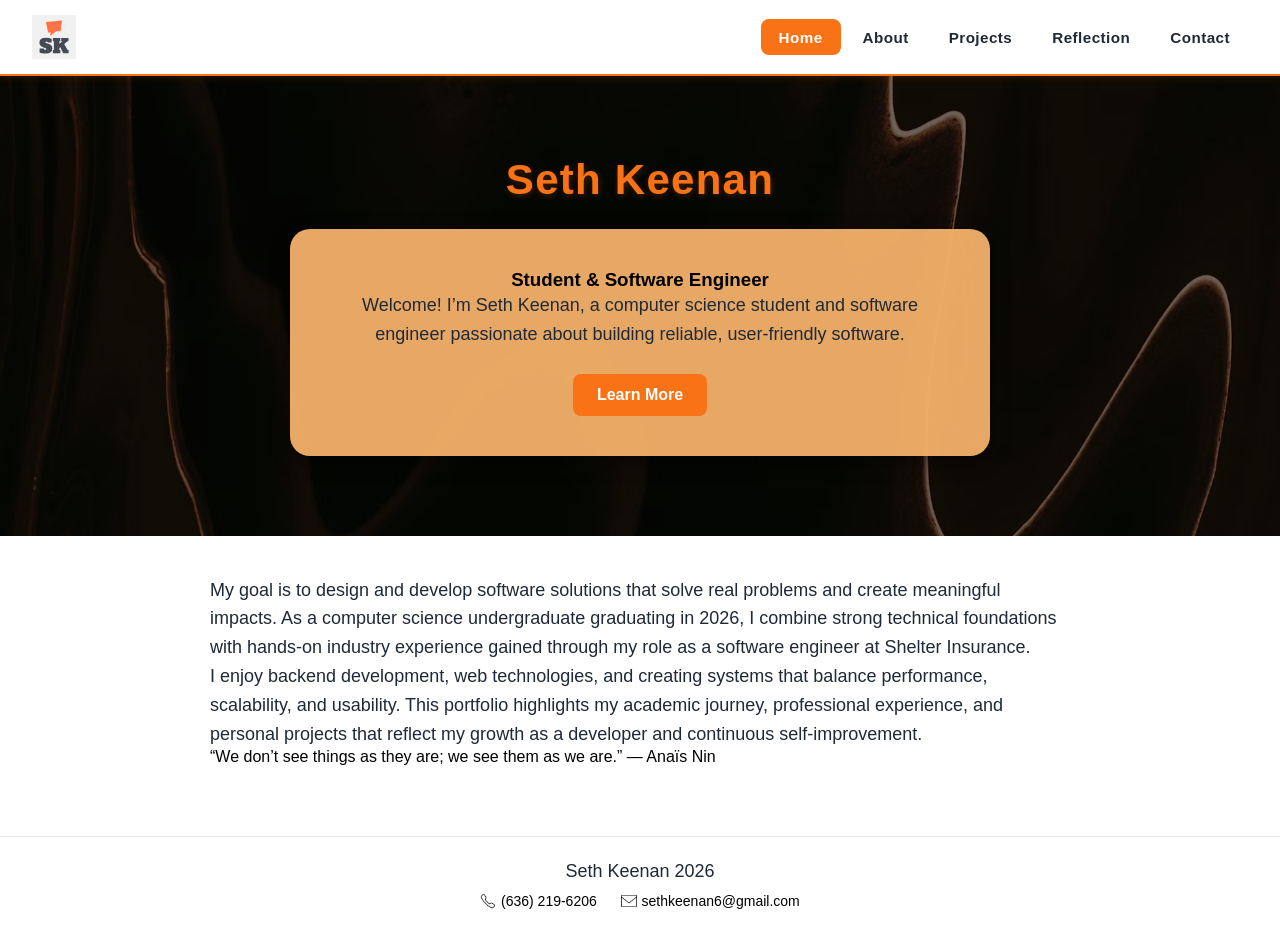
<file: index.html>
<!--
  Name: Seth Keenan
  Date: February 15, 2026
  Course: IS_LT-4355
  Description: HTML home page
-->

<!DOCTYPE html>
<html lang="en">
<head>
    <meta charset="UTF-8">
    <meta name="viewport" content="width=device-width, initial-scale=1.0">
    <link rel="shortcut icon" type="image/x-icon" href="/images/favicon.ico">
    <title>Home</title>
    <link rel="stylesheet" href="styles.css">
    <link rel="stylesheet" href="nav.css">
</head>

<body>

<header>
    <img src="images/logo.svg" alt="Seth Keenan Site Logo">
    <span class="hamburger" aria-label="Menu" onclick="document.querySelector('nav').classList.toggle('nav-open')">&#9776;</span>
    <nav>
        <ul>
            <li><a href="index.html" class="active">Home</a></li>
            <li><a href="about.html">About</a></li>

            <li class="dropdown">
                <a href="project.html">Projects</a>
                <ul class="dropdown-menu">
                    <li><a href="project.html#fluentures">Fluentures</a></li>
                    <li><a href="project.html#functional-fitness">Functional Fitness Chiro</a></li>
                    <li><a href="project.html#data-spot">Data Spot</a></li>
                    <li><a href="project.html#tiger-space">Tiger Space Program</a></li>
                    <li><a href="project.html#icrop-map">iCrop Map</a></li>
                    <li><a href="project.html#icare">iCare Health System</a></li>
                </ul>
            </li>

            <li><a href="reflection.html">Reflection</a></li>
            <li><a href="contact.html">Contact</a></li>
        </ul>
    </nav>
</header>


<main>

    <section class="hero">

        <h1 class="hero-title">Seth Keenan</h1>

        <div class="hero-card">

            <h3>Student & Software Engineer</h3>

            <p>
                Welcome! I’m Seth Keenan, a computer science student and software engineer passionate
                about building reliable, user-friendly software.
            </p>

            <a href="about.html" class="hero-btn">Learn More</a>
        </div>

    </section>

    <section class="home-content">
        <p>
                My goal is to design and develop software solutions that solve real problems and create
                meaningful impacts. As a computer science undergraduate graduating in 2026, I combine
                strong technical foundations with hands-on industry experience gained through my role as
                a software engineer at Shelter Insurance.
            </p>

            <p>
                I enjoy backend development, web technologies, and creating systems that balance
                performance, scalability, and usability. This portfolio highlights my academic journey,
                professional experience, and personal projects that reflect my growth as a developer and
                continuous self-improvement.
            </p>

            <blockquote>
                “We don’t see things as they are; we see them as we are.” — Anaïs Nin
            </blockquote>
    </section>

</main>


<footer>
    <p>Seth Keenan 2026</p>
    <div class="footer-contact">
        <span class="footer-contact-item">
            <img src="images/phone.png" alt="Phone" class="footer-icon">
            <a href="tel:+16362196206">(636) 219-6206</a>
        </span>
        <span class="footer-contact-item">
            <img src="images/email.png" alt="Email" class="footer-icon">
            <a href="mailto:sethkeenan6@gmail.com">sethkeenan6@gmail.com</a>
        </span>
    </div>
</footer>

</body>
</html>
</file>
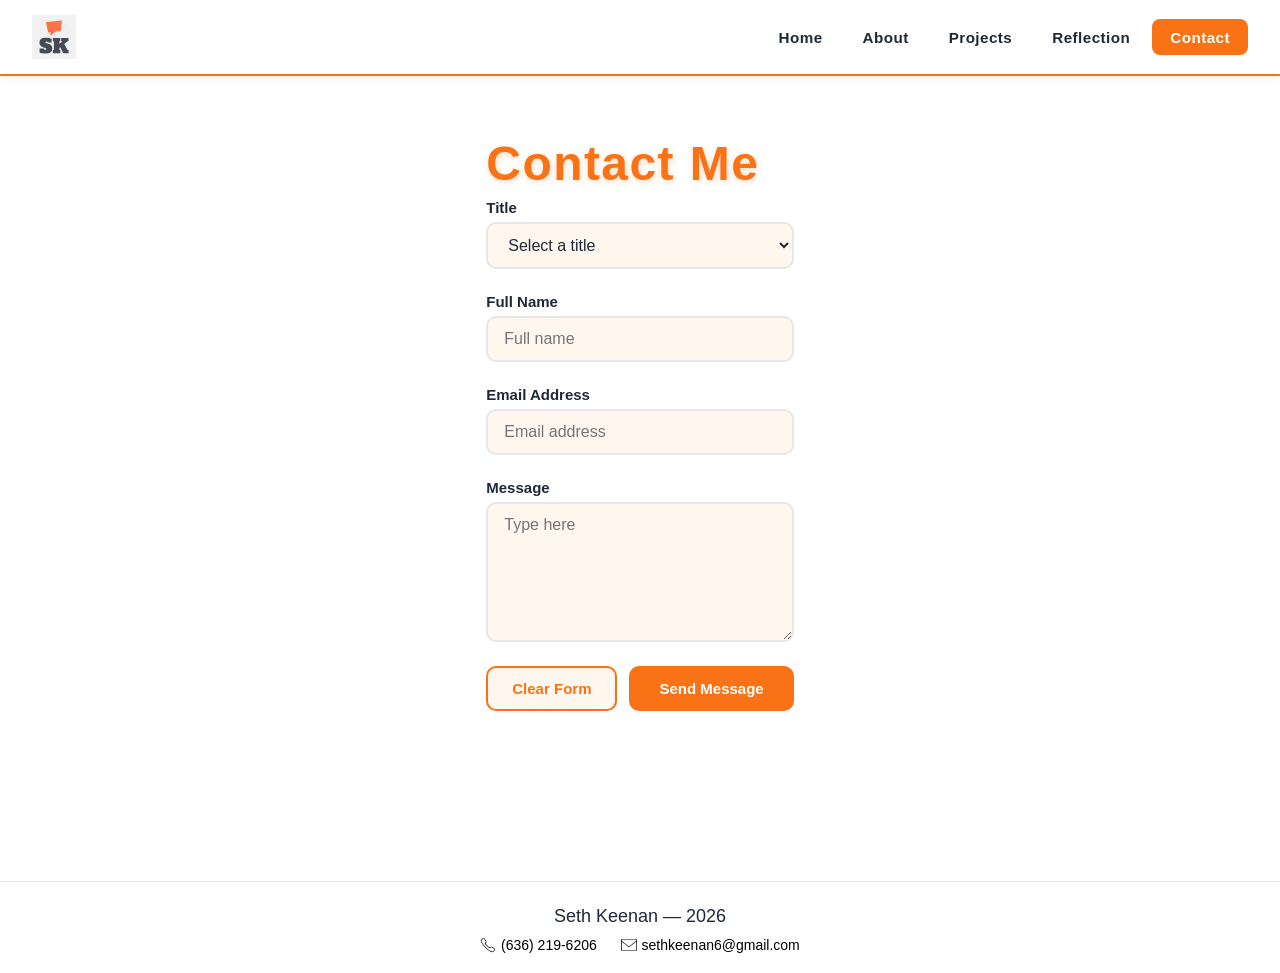
<file: contact.html>
<!--
  Name: Seth Keenan
  Date: April 5, 2026
  Course: IS_LT-4355
  Description: Contact page with form
-->

<!DOCTYPE html>
<html lang="en">
<head>
    <meta charset="UTF-8">
    <meta name="viewport" content="width=device-width, initial-scale=1.0">
    <link rel="shortcut icon" type="image/x-icon" href="images/favicon.ico">
    <title>Contact</title>
    <link rel="stylesheet" href="styles.css">
    <link rel="stylesheet" href="nav.css">
</head>

<body>

<header>
    <img src="images/logo.svg" alt="Seth Keenan Site Logo">
    <span class="hamburger" aria-label="Menu" onclick="document.querySelector('nav').classList.toggle('nav-open')">&#9776;</span>
    <nav>
        <ul>
            <li><a href="index.html">Home</a></li>
            <li><a href="about.html">About</a></li>

            <li class="dropdown">
                <a href="project.html">Projects</a>
                <ul class="dropdown-menu">
                    <li><a href="project.html#fluentures">Fluentures</a></li>
                    <li><a href="project.html#functional-fitness">Functional Fitness Chiro</a></li>
                    <li><a href="project.html#data-spot">Data Spot</a></li>
                    <li><a href="project.html#tiger-space">Tiger Space Program</a></li>
                    <li><a href="project.html#icrop-map">iCrop Map</a></li>
                    <li><a href="project.html#icare">iCare Health System</a></li>
                </ul>
            </li>

            <li><a href="reflection.html">Reflection</a></li>
            <li><a href="contact.html" class="active">Contact</a></li>
        </ul>
    </nav>
</header>

<main class="contact-main">

    <h1 class="contact-title">Contact Me</h1>

    <!-- GET here works but POST will make a 405 -->
    <form class="contact-form" action="#" method="get">

        <div class="form-group">
            <label for="title">Title</label>
            <select id="title" name="title" required>
                <option value="" disabled selected>Select a title</option>
                <option value="mr">Mr.</option>
                <option value="ms">Ms.</option>
                <option value="mrs">Mrs.</option>
                <option value="dr">Dr.</option>
            </select>
        </div>

        <div class="form-group">
            <label for="name">Full Name</label>
            <input
                type="text"
                id="name"
                name="name"
                placeholder="Full name"
                required>
        </div>

        <div class="form-group">
            <label for="email">Email Address</label>
            <input
                type="email"
                id="email"
                name="email"
                placeholder="Email address"
                required>
        </div>

        <div class="form-group">
            <label for="message">Message</label>
            <textarea
                id="message"
                name="message"
                rows="6"
                placeholder="Type here"
                required></textarea>
        </div>

        <div class="form-actions">
            <button type="reset" class="btn-clear">Clear Form</button>
            <button type="submit" class="btn-submit">Send Message</button>
        </div>

    </form>

</main>

<footer>
    <p>Seth Keenan &mdash; 2026</p>
    <div class="footer-contact">
        <span class="footer-contact-item">
            <img src="images/phone.png" alt="Phone" class="footer-icon">
            <a href="tel:+16362196206">(636) 219-6206</a>
        </span>
        <span class="footer-contact-item">
            <img src="images/email.png" alt="Email" class="footer-icon">
            <a href="mailto:sethkeenan6@gmail.com">sethkeenan6@gmail.com</a>
        </span>
    </div>
</footer>

</body>
</html>
</file>
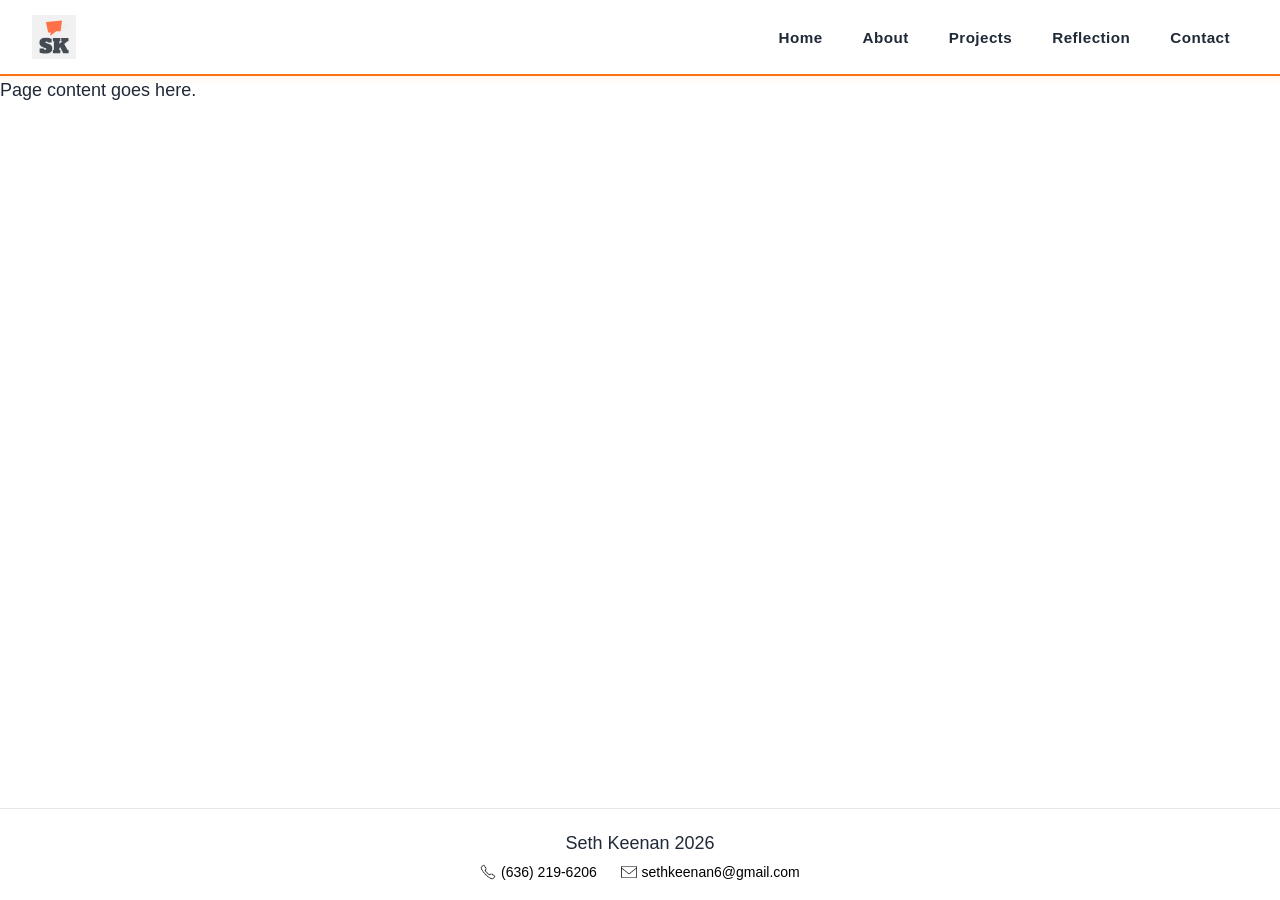
<file: Keenantemplate.html>
<!--
  Name: Seth Keenan
  Date: February 5, 2026
  Course: IS_LT-4355
  Description: HTML boilerplate template
-->

<!-- Changed template based on feedback! -->

<!DOCTYPE html>
<html lang="en">
    <head>
        <meta charset="UTF-8">
        <meta name="viewport" content="width=device-width, initial-scale=1.0">
        <title>Seth Keenan</title>
        <link rel="stylesheet" href="styles.css">
        <link rel="stylesheet" href="nav.css">
    </head>
 
    <body>
 
        <header>
            <img src="images/logo.svg" alt="Seth Keenan Site Logo">

            <span class="hamburger" aria-label="Menu" onclick="document.querySelector('nav').classList.toggle('nav-open')">&#9776;</span>

            <nav>
                <ul>
                    <li><a href="index.html">Home</a></li>
                    <li><a href="about.html">About</a></li>

                    <li class="dropdown">
                        <a href="project.html">Projects</a>
                        <ul class="dropdown-menu">
                            <li><a href="project.html#fluentures">Fluentures</a></li>
                            <li><a href="project.html#functional-fitness">Functional Fitness Chiro</a></li>
                            <li><a href="project.html#data-spot">Data Spot</a></li>
                            <li><a href="project.html#tiger-space">Tiger Space Program</a></li>
                            <li><a href="project.html#icrop-map">iCrop Map</a></li>
                            <li><a href="project.html#icare">iCare Health System</a></li>
                        </ul>
                    </li>

                    <li><a href="reflection.html">Reflection</a></li>
                    <li><a href="contact.html">Contact</a></li>
                </ul>
            </nav>
        </header>
 
        <main>
            <p>Page content goes here.</p>
        </main>
 
        <footer>
            <p>Seth Keenan 2026</p>
            <div class="footer-contact">
                <span class="footer-contact-item">
                    <img src="images/phone.png" alt="Phone" class="footer-icon">
                    <a href="tel:+16362196206">(636) 219-6206</a>
                </span>
                <span class="footer-contact-item">
                    <img src="images/email.png" alt="Phone" class="footer-icon">
                    <a href="mailto:sethkeenan6@gmail.com">sethkeenan6@gmail.com</a>
                </span>
            </div>
        </footer>

    </body>
</html>
</file>
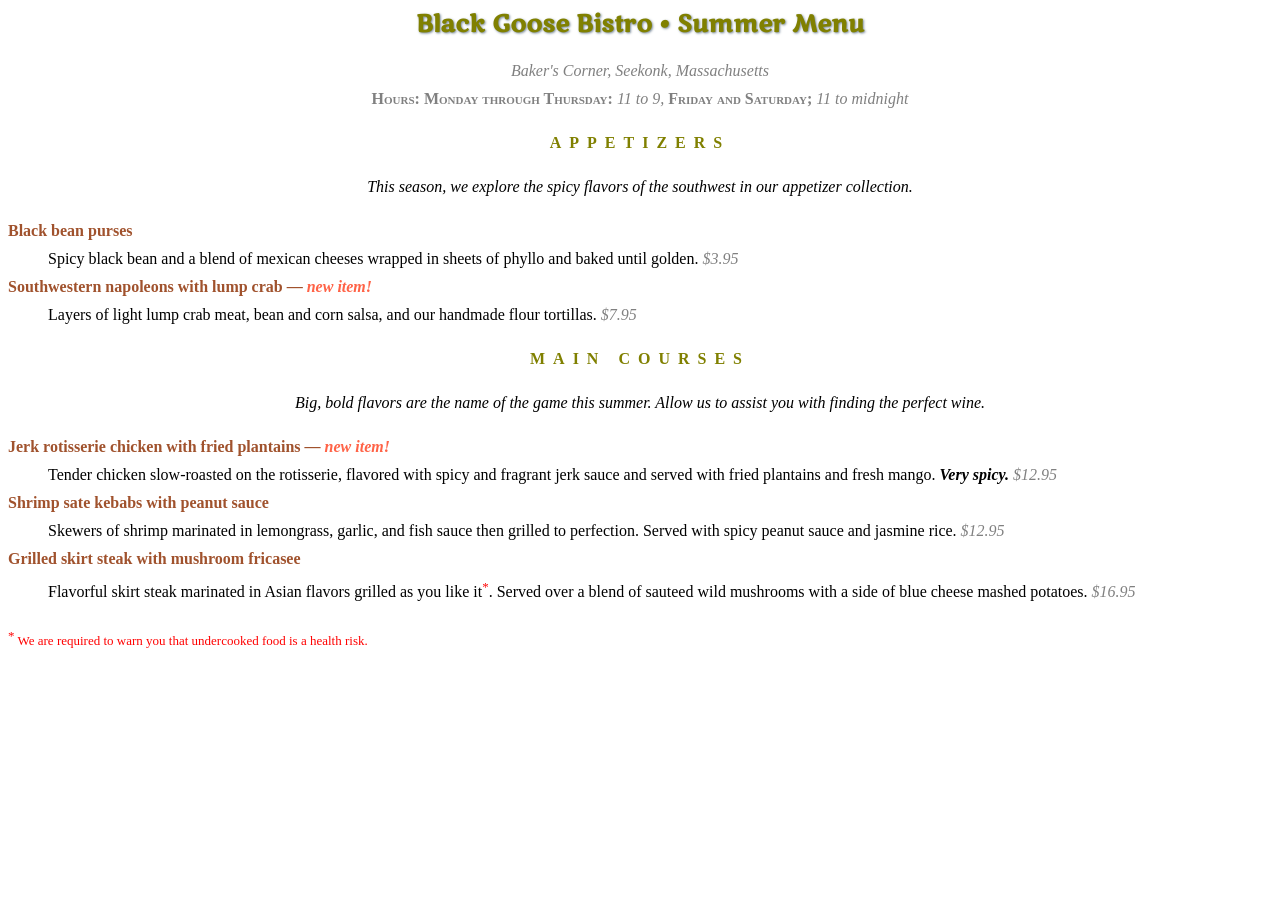
<file: menu.html>
<!--
  Name: Seth Keenan
  Date: February 19, 2026
  Course: IS_LT-4355
  Description: HTML menu for a restaurant
-->

<!-- I followed the exercises, not sure if the goal was to follow the instructions or add my own spin on it. -->

<html>
    <head>
        <meta charset="utf-8">
        <title>Black Goose Bistro Summer Menu</title>
        <link href="http://fonts.googleapis.com/css?family=Marko+One" rel="stylesheet">
        <style>
            body {
                font-family: Georgia, serif;
                font-size: 100%;
                line-height: 1.75em;
            }
            h1 {
                font: bold 1.5em "Marko One", Georgia, serif;
                color: olive;
                text-shadow: .05em .05em .1em lightslategray;
            }
            h2 {
                font-size: 1em;
                text-transform: uppercase;
                letter-spacing: .5em;
                color: olive;
            }
            dt {
                font-weight: bold;
                color: sienna;
            }
            strong {
                font-style: italic;
            }
            dt strong {
                color: tomato;
            }
            #info p { 
                font-style: italic; 
                color: gray;
            }
            .price {
                font-family: Georgia, serif;
                font-style: italic;
                color: gray;
            }
            .label {
                font-weight: bold;
                font-variant: small-caps;
                font-style: normal;
            }
            p.warning, sup {
                font-size: small;
                color: red;
            }
            h1, h2, #info { 
                text-align: center;
            }
            h2 + p { 
                text-align: center;
                font-style: italic;
            }
        </style>
    
    </head>
    <body>

        <div id="info">
            <h1>Black Goose Bistro • Summer Menu</h1>

            <p>Baker's Corner, Seekonk, Massachusetts<br>
            <span class="label">Hours: Monday through Thursday:</span> 11 to 9, <span class="label">Friday and Saturday;</span> 11 to midnight</p>
        </div>

        <div id="appetizers">
            <h2>Appetizers</h2>
            <p>This season, we explore the spicy flavors of the southwest in our appetizer collection.</p>

            <dl>
                <dt>Black bean purses</dt>
                <dd>Spicy black bean and a blend of mexican cheeses wrapped in sheets of phyllo and baked until golden. <span class="price">$3.95</span></dd>

                <dt class="newitem">Southwestern napoleons with lump crab — <strong>new item!</strong></dt>
                <dd>Layers of light lump crab meat, bean and corn salsa, and our handmade flour tortillas. <span class="price">$7.95</span></dd>
            </dl>
        </div>

        <div id="entrees">
            <h2>Main courses</h2>
            <p>Big, bold flavors are the name of the game this summer. Allow us to assist you with finding the perfect wine.</p>
            
            <dl>
                <dt class="newitem">Jerk rotisserie chicken with fried plantains — <strong>new item!</strong></dt>
                <dd>Tender chicken slow-roasted on the rotisserie, flavored with spicy and fragrant jerk sauce and served with fried plantains and fresh mango. <strong>Very spicy.</strong> <span class="price">$12.95</span></dd>

                <dt>Shrimp sate kebabs with peanut sauce</dt>
                <dd>Skewers of shrimp marinated in lemongrass, garlic, and fish sauce then grilled to perfection. Served with spicy peanut sauce and jasmine rice. <span class="price">$12.95</span></dd>

                <dt>Grilled skirt steak with mushroom fricasee</dt>
                <dd>Flavorful skirt steak marinated in Asian flavors grilled as you like it<sup>*</sup>. Served over a blend of sauteed wild mushrooms with a side of blue cheese mashed potatoes. <span class="price">$16.95</span></dd>
            </dl>
        </div>

        <p class="warning"><sup>*</sup> We are required to warn you that undercooked food is a health risk.</p>

    </body>
</html>
</file>
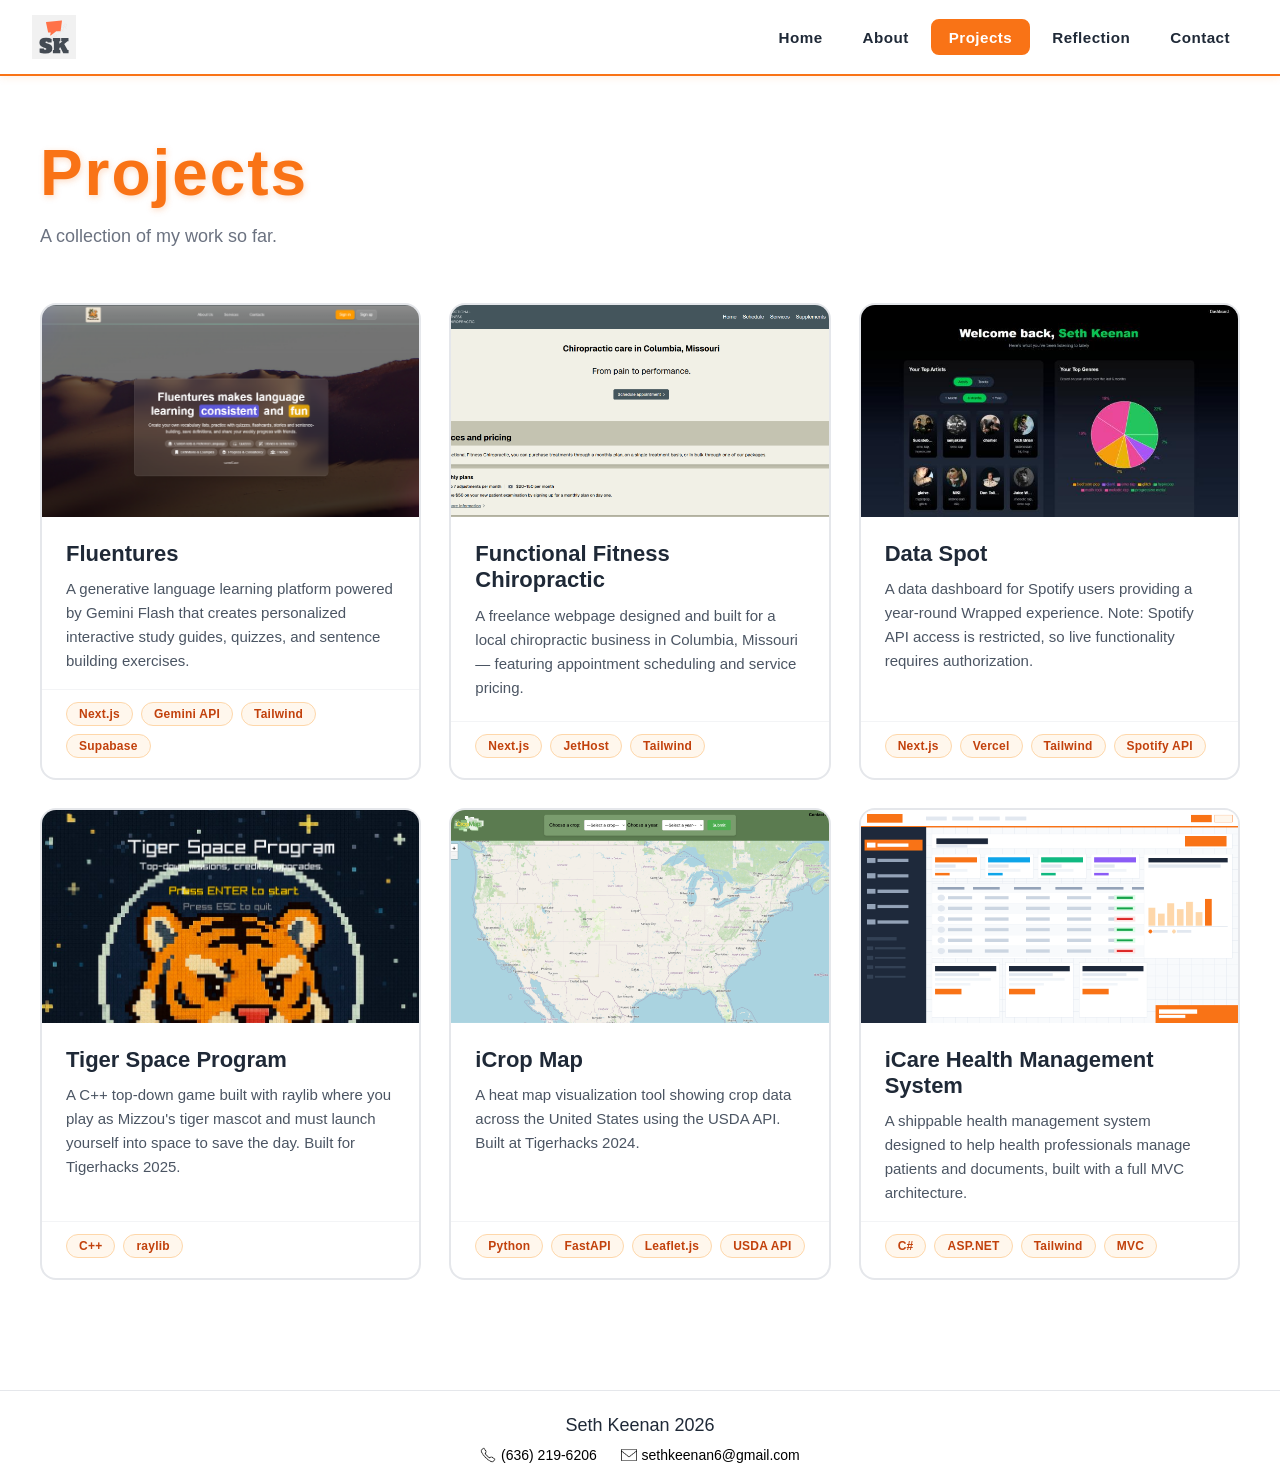
<file: project.html>
<!--
  Name: Seth Keenan
  Date: February 5, 2026
  Course: IS_LT-4355
  Description: HTML Projects Page
-->

<!DOCTYPE html>
<html lang="en">
    <head>
        <meta charset="UTF-8">
        <meta name="viewport" content="width=device-width, initial-scale=1.0">
        <link rel="shortcut icon" type="image/x-icon" href="/images/favicon.ico">
        <title>Projects | Seth Keenan</title>
        <link rel="stylesheet" href="styles.css">
        <link rel="stylesheet" href="nav.css">
    </head>
    <body>

        <header>
            <img src="images/logo.svg" alt="Seth Keenan Site Logo">

            <span class="hamburger" aria-label="Menu" onclick="document.querySelector('nav').classList.toggle('nav-open')">&#9776;</span>

            <nav>
                <ul>
                    <li><a href="index.html">Home</a></li>
                    <li><a href="about.html">About</a></li>

                    <li class="dropdown">
                        <a href="project.html" class="active">Projects</a>
                        <ul class="dropdown-menu">
                            <li><a href="project.html#fluentures">Fluentures</a></li>
                            <li><a href="project.html#functional-fitness">Functional Fitness Chiro</a></li>
                            <li><a href="project.html#data-spot">Data Spot</a></li>
                            <li><a href="project.html#tiger-space">Tiger Space Program</a></li>
                            <li><a href="project.html#icrop-map">iCrop Map</a></li>
                            <li><a href="project.html#icare">iCare Health System</a></li>
                        </ul>
                    </li>

                    <li><a href="reflection.html">Reflection</a></li>
                    <li><a href="contact.html">Contact</a></li>
                </ul>
            </nav>
        </header>

        <main>

            <section class="projects-header">
                <h1>Projects</h1>
                <p>A collection of my work so far.</p>
            </section>

            <section class="projects-grid">

                <article class="project-card" id="fluentures">
                    <img class="card-image" src="images/fluentures.png" alt="Fluentures app screenshot"/>
                    <div class="card-body">
                        <div class="card-title-row">
                            <h2 class="card-title">Fluentures</h2>
                        </div>
                        <p class="card-description">A generative language learning platform powered by Gemini Flash that creates personalized interactive study guides, quizzes, and sentence building exercises.</p>
                    </div>
                    <div class="card-tags">
                        <span class="tag">Next.js</span>
                        <span class="tag">Gemini API</span>
                        <span class="tag">Tailwind</span>
                        <span class="tag">Supabase</span>
                    </div>
                </article>

                <article class="project-card" id="functional-fitness">
                    <img class="card-image" src="images/ffc.png" alt="Functional Fitness Chiropractic website screenshot"/>
                    <div class="card-body">
                        <div class="card-title-row">
                            <h2 class="card-title">Functional Fitness Chiropractic</h2>
                        </div>
                        <p class="card-description">A freelance webpage designed and built for a local chiropractic business in Columbia, Missouri — featuring appointment scheduling and service pricing.</p>
                    </div>
                    <div class="card-tags">
                        <span class="tag">Next.js</span>
                        <span class="tag">JetHost</span>
                        <span class="tag">Tailwind</span>
                    </div>
                </article>

                <article class="project-card" id="data-spot">
                    <img class="card-image" src="images/dataspot.jpg" alt="Data Spot dashboard screenshot"/>
                    <div class="card-body">
                        <div class="card-title-row">
                            <h2 class="card-title">Data Spot</h2>
                        </div>
                        <p class="card-description">A data dashboard for Spotify users providing a year-round Wrapped experience. Note: Spotify API access is restricted, so live functionality requires authorization.</p>
                    </div>
                    <div class="card-tags">
                        <span class="tag">Next.js</span>
                        <span class="tag">Vercel</span>
                        <span class="tag">Tailwind</span>
                        <span class="tag">Spotify API</span>
                    </div>
                </article>

                
                <article class="project-card" id="tiger-space">
                    <img class="card-image" src="images/tigerinspace.jpg" alt="Tiger Space Program game screenshot" />
                    <div class="card-body">
                        <div class="card-title-row">
                            <h2 class="card-title">Tiger Space Program</h2>
                        </div>
                        <p class="card-description">A C++ top-down game built with raylib where you play as Mizzou's tiger mascot and must launch yourself into space to save the day. Built for Tigerhacks 2025.</p>
                    </div>
                    <div class="card-tags">
                        <span class="tag">C++</span>
                        <span class="tag">raylib</span>
                    </div>
                </article>

                
                <article class="project-card" id="icrop-map">
                    <img class="card-image" src="images/cropmap.png" alt="iCrop Map heat map screenshot" />
                    <div class="card-body">
                        <div class="card-title-row">
                            <h2 class="card-title">iCrop Map</h2>
                        </div>
                        <p class="card-description">A heat map visualization tool showing crop data across the United States using the USDA API. Built at Tigerhacks 2024.</p>
                    </div>
                    <div class="card-tags">
                        <span class="tag">Python</span>
                        <span class="tag">FastAPI</span>
                        <span class="tag">Leaflet.js</span>
                        <span class="tag">USDA API</span>
                    </div>
                </article>

                <article class="project-card" id="icare">
                    <img class="card-image" src="images/icare.png" alt="iCare Health Management System screenshot" />
                    <div class="card-body">
                        <div class="card-title-row">
                            <h2 class="card-title">iCare Health Management System</h2>
                        </div>
                        <p class="card-description">A shippable health management system designed to help health professionals manage patients and documents, built with a full MVC architecture.</p>
                    </div>
                    <div class="card-tags">
                        <span class="tag">C#</span>
                        <span class="tag">ASP.NET</span>
                        <span class="tag">Tailwind</span>
                        <span class="tag">MVC</span>
                    </div>
                </article>
            </section>

        </main>

        <footer>
            <p>Seth Keenan 2026</p>
            <div class="footer-contact">
                <span class="footer-contact-item">
                    <img src="images/phone.png" alt="Phone" class="footer-icon">
                    <a href="tel:+16362196206">(636) 219-6206</a>
                </span>
                <span class="footer-contact-item">
                    <img src="images/email.png" alt="Email" class="footer-icon">
                    <a href="mailto:sethkeenan6@gmail.com">sethkeenan6@gmail.com</a>
                </span>
            </div>
        </footer>
    </body>
</html>
</file>
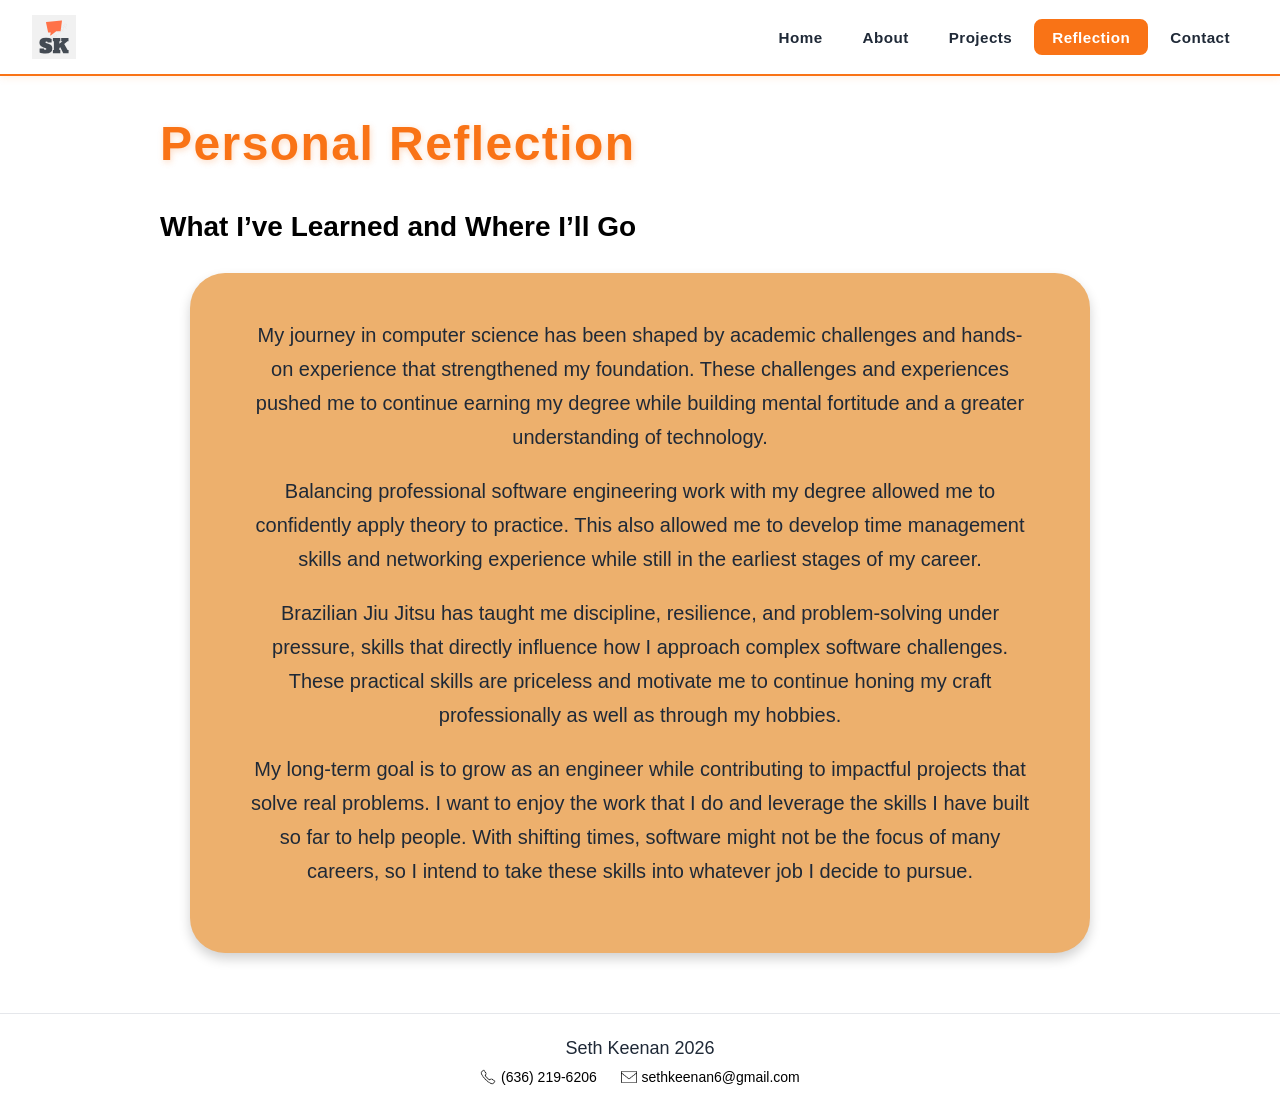
<file: reflection.html>
<!--
  Name: Seth Keenan
  File: reflection.html
  Date: March 15, 2026
  Course: IS_LT-4355
  Description: HTML reflection page
-->

<!DOCTYPE html>
<html lang="en">
<head>
    <meta charset="UTF-8">
    <meta name="viewport" content="width=device-width, initial-scale=1.0">
    <link rel="shortcut icon" type="image/x-icon" href="/images/favicon.ico">
    <title>Reflection | Seth Keenan</title>
    <link rel="stylesheet" href="styles.css">
    <link rel="stylesheet" href="nav.css">
</head>
<body>

<header>
    <img src="images/logo.svg" alt="Seth Keenan Site Logo">
    <span class="hamburger" aria-label="Menu" onclick="document.querySelector('nav').classList.toggle('nav-open')">&#9776;</span>
    <nav>
        <ul>
            <li><a href="index.html">Home</a></li>
            <li><a href="about.html">About</a></li>

            <li class="dropdown">
                <a href="project.html">Projects</a>
                <ul class="dropdown-menu">
                    <li><a href="project.html#fluentures">Fluentures</a></li>
                    <li><a href="project.html#functional-fitness">Functional Fitness Chiro</a></li>
                    <li><a href="project.html#data-spot">Data Spot</a></li>
                    <li><a href="project.html#tiger-space">Tiger Space Program</a></li>
                    <li><a href="project.html#icrop-map">iCrop Map</a></li>
                    <li><a href="project.html#icare">iCare Health System</a></li>
                </ul>
            </li>

            <li><a href="reflection.html" class="active">Reflection</a></li>
            <li><a href="contact.html">Contact</a></li>
        </ul>
    </nav>
</header>

<main class="page-content">
    <h1 class="reflection-title">Personal Reflection</h1>
    <h2 class="reflection-subtitle">What I’ve Learned and Where I’ll Go</h2>

    <section class="reflection-box">
        <p>
            My journey in computer science has been shaped by academic challenges and hands-on
            experience that strengthened my foundation. These challenges and experiences pushed me to continue
            earning my degree while building mental fortitude and a greater understanding of technology.
        </p>

        <p>
            Balancing professional software engineering work with my degree allowed me to
            confidently apply theory to practice. This also allowed me to develop
            time management skills and networking experience while still in the earliest stages of my
            career.
        </p>

        <p>
            Brazilian Jiu Jitsu has taught me discipline, resilience, and problem-solving under pressure,
            skills that directly influence how I approach complex software challenges. These practical skills
            are priceless and motivate me to continue honing my craft professionally as well as through my hobbies.
        </p>

        <p>
            My long-term goal is to grow as an engineer while contributing to impactful projects
            that solve real problems. I want to enjoy the work that I do and leverage the skills I have built so far
            to help people. With shifting times, software might not be the focus of many careers, so I intend
            to take these skills into whatever job I decide to pursue.
        </p>
    </section>
</main>

<footer>
    <p>Seth Keenan 2026</p>
    <div class="footer-contact">
        <span class="footer-contact-item">
            <img src="images/phone.png" alt="Phone" class="footer-icon">
            <a href="tel:+16362196206">(636) 219-6206</a>
        </span>
        <span class="footer-contact-item">
            <img src="images/email.png" alt="Email" class="footer-icon">
            <a href="mailto:sethkeenan6@gmail.com">sethkeenan6@gmail.com</a>
        </span>
    </div>
</footer>

</body>
</html>
</file>
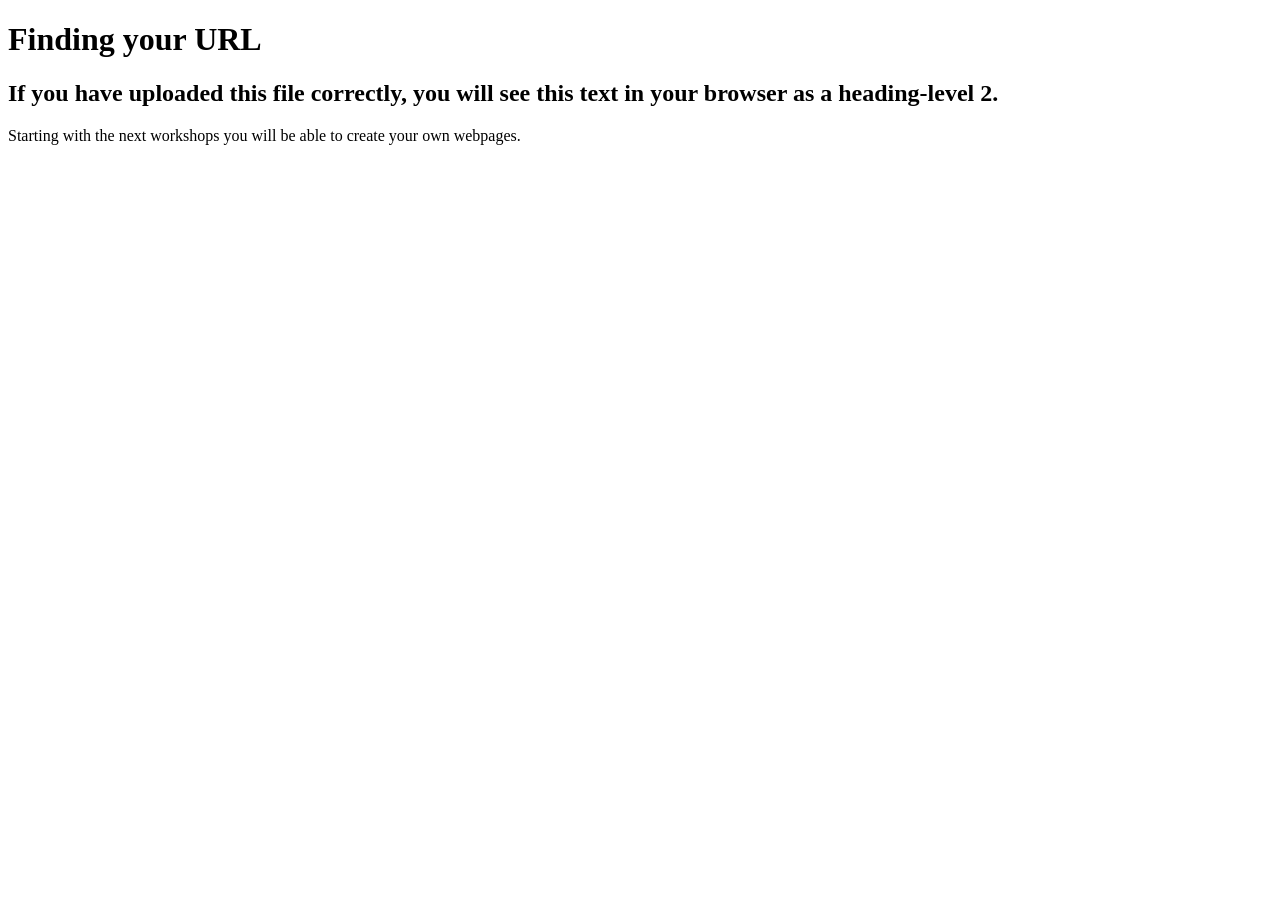
<file: test.html>
<!DOCTYPE html>
<html>
    
    <head>
        <meta charset="utf-8">
       <title>Finding Your URL</title>
        <meta name="description" content="Finding your URL in GitHub">
    </head>
    <body>
        
        <h1>Finding your URL</h1>
        <h2>If you have uploaded this file correctly, you will see this text in your browser as a heading-level 2.</h2>
        
        <p>
            Starting with the next workshops you will be able to create your own webpages.
        </p>
        
    
    </body>
</html>
</file>
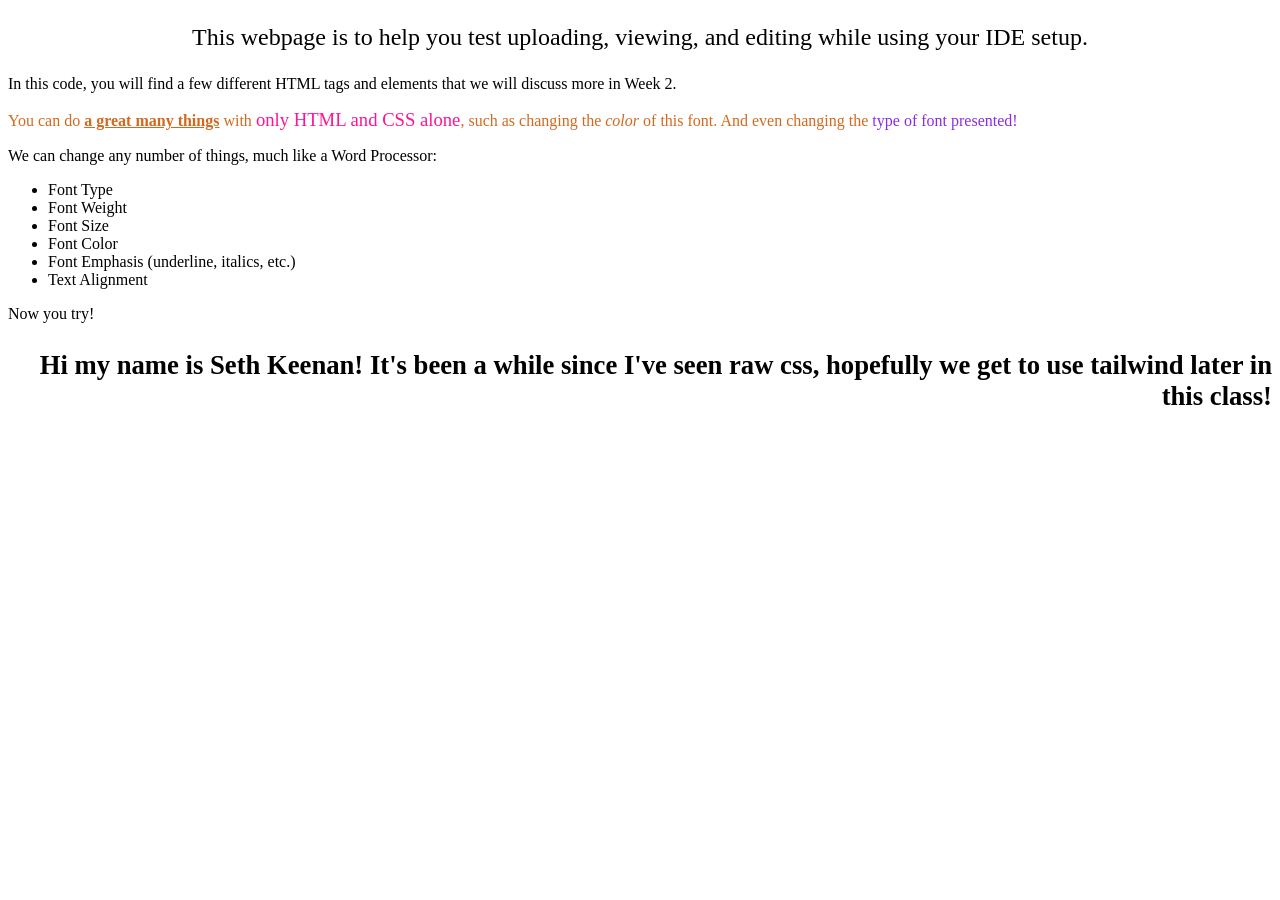
<file: webpageTest.html>
<!DOCTYPE html>
<html lang="en-US">
<head>
    <title>testing your website</title>
    <meta charset="utf-8">
</head>
<body>
<p style="text-align: center; font-size: 18pt;">This webpage is to help you test uploading, viewing, and editing while using your IDE setup.</p>
    
<p>In this code, you will find a few different HTML tags and elements that we will discuss more in Week 2.</p>
    <p style="color:chocolate;">You can do <span style="font-weight: 600; text-decoration: underline;"> a great many things</span> with <span style="font-size: 14pt; color: deeppink;">only HTML and CSS alone</span>, such as changing the <em>color</em> of this font. And even changing the <span style="font-family: cursive; color:blueviolet;"> type of font presented!</span></p>
    <p>We can change any number of things, much like a Word Processor:</p>
    <ul>
    <li>Font Type</li>
        <li>Font Weight</li>
        <li>Font Size</li>
        <li>Font Color</li>
        <li>Font Emphasis (underline, italics, etc.)</li>
        <li>Text Alignment</li>
    </ul>
    <p> Now you try! </p>
    <p style="text-align: right; font-weight: bold; font-size: 20pt;"> Hi my name is Seth Keenan! It's been a while since I've seen raw css, hopefully we get to use tailwind later in this class!</p>
    
</body>
</html>
</file>
<file: styles.css>
/* Name: Seth Keenan
   Course: IS_LT-4355
   Description: Styles for about page */

body {
    font-family: Inter, Arial, sans-serif;
    background-color: #FFFFFF;
    margin: 0;
    padding: 0;
    min-height: 100vh;
    display: flex;
    flex-direction: column;
}

main {
    flex: 1;
}

h1 {
    color: #F97316;
    font-size: 42px;
    font-family: "Noto Sans", Arial, sans-serif;
    text-shadow: 1px 2px 6px rgba(249, 115, 22, 0.25);
    letter-spacing: 0.03em;
}

p {
    color: #1F2937;
    font-size: 18px;
    line-height: 1.6;
    font-family: Inter, Arial, sans-serif;
}

/* One H1 for SEO :) */
.site-title {
  color: #F97316;
  font-size: 28px;
  font-family: "Noto Sans", Arial, sans-serif;
  margin: 0;
}

.hero {
    text-align: center;
    padding: 80px 20px;
    background-image: url("images/hero.jpg");
    background-size: cover;
    background-position: center;
    background-repeat: no-repeat;
    position: relative;
}

.hero::before {
    content: "";
    position: absolute;
    top: 0;
    left: 0;
    right: 0;
    bottom: 0;
    background: rgba(0, 0, 0, 0.45);
    z-index: 1;
}

.hero > * {
    position: relative;
    z-index: 2;
}

.hero-title {
    font-size: 42px;
    color: #f97316;
    margin-bottom: 25px;
}

.hero-card {
    background-color: rgba(244, 178, 107, 0.95);
    max-width: 700px;
    margin: 0 auto;
    padding: 40px;
    border-radius: 20px;
    box-shadow: 0px 6px 20px rgba(0,0,0,0.4);
}

/* text */
.hero-card p {
    font-size: 18px;
    line-height: 1.6;
}

.hero-card blockquote {
    margin-top: 20px;
    font-style: italic;
}

.hero-btn {
    display: inline-block;
    margin-top: 25px;
    padding: 12px 24px;
    background-color: #f97316;
    color: white;
    text-decoration: none;
    border-radius: 8px;
    font-weight: bold;
    transition: 0.3s;
}

.hero-btn:hover {
    background-color: #ea580c;
    transform: translateY(-2px);
}

/* Placeholder for assignment when we edit the other stuff on home */
.home-content{
  max-width: 900px;
  margin: 40px auto;
  padding: 0 20px;
}

.resume-link {
  display: inline-block;
  padding: 12px 24px;
  margin-top: 20px;
  border: 2px solid #F97316;
  background-color: #FFF7ED;
  color: #F97316;
  text-decoration: none;
  border-radius: 10px;
  font-weight: bold;
  transition: 0.3s;
}

.resume-link:hover {
  background-color: #F97316;
  color: white;
}

.about-list {
  margin: 20px auto;
  padding-left: 40px;
}

.about-list li {
  font-size: 18px;
  color: #d66d22;
  margin-bottom: 10px;
}

.about-list li:hover {
  color: #f07721;
  text-decoration: underline;
}
.reflection-title{
    color:#f97316;
    font-size:48px;
    margin:40px auto 10px auto;
    max-width:1000px;
    padding: 0 20px;
}

.reflection-subtitle{
    font-size:28px;
    margin:40px auto 10px auto;
    max-width:1000px;
    padding: 0 20px;
}

.reflection-box{
    max-width:900px;
    margin:30px auto;
    padding:45px 60px;
    background-color:#edb06d;
    border-radius:35px;
    box-shadow:0 6px 12px rgba(0,0,0,0.18);
    text-align:center;
}

.reflection-box p{
    font-size:20px;
    line-height:1.7;
    margin-bottom:20px;
    color:#1f2937;
}

@media (max-width: 768px) {
    .reflection-title {
        font-size: 32px;
        margin: 24px auto 6px auto;
    }

    .reflection-subtitle {
        font-size: 18px;
        margin: 16px auto 8px auto;
    }

    .reflection-box {
        margin: 20px 16px;
        padding: 28px 24px;
        border-radius: 20px;
    }

    .reflection-box p {
        font-size: 16px;
        line-height: 1.6;
    }
}

.profile-img {
    width: 250px;
    height: auto;
    border-radius: 15px;
    margin: 15px 0;
    box-shadow: 0 4px 10px rgba(0, 0, 0, 0.2);
    transition: transform 0.3s ease, box-shadow 0.3s ease;
}

.profile-img:hover {
    transform: scale(1.05);
    box-shadow: 0 6px 15px rgba(0, 0, 0, 0.3);
}

.about-main {
    max-width: 1350px;
    margin: 50px auto;
    padding: 0 40px 60px;
    display: grid;
    grid-template-columns: 1fr;
    gap: 20px;
}

.about-main h1 {
    color: #F97316;
    font-size: 84px;
    font-family: "Noto Sans", Arial, sans-serif;
    margin-bottom: 30px;
    text-shadow: 1px 2px 6px rgba(249, 115, 22, 0.25);
    letter-spacing: 0.03em;
}

.about-intro {
    display: grid;
    grid-template-columns: auto 1fr;
    align-items: center;
    gap: 90px;
    margin: 10px 0 30px;
}

.about-main .profile-img {
    width: 300px;
    height: auto;
    border-radius: 0;
    box-shadow: 0 4px 10px rgba(0, 0, 0, 0.18);
    margin: 0;
}

.about-card {
    background-color: #efb06b;
    max-width: 680px;
    padding: 45px 50px;
    border-radius: 40px;
    box-shadow: 0 6px 12px rgba(0, 0, 0, 0.18);
    text-align: center;
}

.about-card p {
    font-size: 28px;
    line-height: 1.4;
    color: #0f2740;
    margin-bottom: 22px;
}

.about-card p:last-child {
    margin-bottom: 0;
}

.about-main h2,
.about-main h3 {
    color: #F97316;
    font-family: "Noto Sans", Arial, sans-serif;
    margin-top: 30px;
    margin-bottom: 12px;
    text-shadow: 1px 2px 6px rgba(249, 115, 22, 0.25);
    letter-spacing: 0.03em;
}

.about-main .about-list {
    margin: 20px 0;
    padding-left: 25px;
}

.about-main p {
    max-width: 900px;
}

.about-page .about-video {
    margin: 50px 0;
    text-align: center;
}

.about-page .resume-video {
    width: 500px;
    max-width: 100%;
    border-radius: 15px;
    margin-top: 15px;
    box-shadow: 0 6px 15px rgba(0, 0, 0, 0.25);
}

.about-page figcaption {
    margin-top: 10px;
    font-size: 16px;
    color: #374151;
}

.about-resume {
    display: flex;
    align-items: center;
    justify-content: center;
}

.about-skills {
    text-align: center;
}

/* Skills table */
.skills-figure {
    margin: 20px 0;
}

.skills-figure figcaption {
    font-size: 15px;
    color: #6B7280;
    margin-bottom: 12px;
}

.table-scroll {
    overflow-x: auto;
}

.skills-table {
    width: 100%;
    border-collapse: collapse;
    border: 2px solid #F97316;
    font-family: Inter, Arial, sans-serif;
    font-size: 16px;
    text-align: left;
}

.skills-table caption {
    caption-side: top;
    font-size: 18px;
    font-weight: 700;
    color: #F97316;
    margin-bottom: 10px;
    text-align: left;
}

.skills-table th,
.skills-table td {
    padding: 14px 20px;
    border: 1px solid #E5E7EB;
}

.skills-table thead tr {
    background-color: #F97316;
    color: white;
}

.skills-table tbody tr:nth-child(odd) {
    background-color: #FFF7ED;
}

.skills-table tbody tr:nth-child(even) {
    background-color: #ffffff;
}

.skills-table tbody tr:hover {
    background-color: #FFEDD5;
}

.skills-table tfoot td {
    background-color: #FFF7ED;
    color: #6B7280;
    font-size: 13px;
    font-style: italic;
    text-align: center;
    border-top: 2px solid #F97316;
}

.about-lower {
    display: grid;
    grid-template-columns: 1fr 1fr;
    gap: 40px;
    align-items: start;
}

/* Trying to fix phone view */
@media (max-width: 768px) {
    .about-main {
        padding: 0 20px 40px;
        margin: 30px auto;
    }

    .about-intro {
        grid-template-columns: 1fr;
        gap: 24px;
        justify-items: center;
        text-align: center;
    }

    .about-lower {
        grid-template-columns: 1fr;
    }

    .about-main h1 {
        font-size: 48px;
    }

    .skills-table th,
    .skills-table td {
        padding: 10px 12px;
        font-size: 14px;
    }

    .skills-table caption {
        font-size: 15px;
    }
}

.about-page header,
.about-page nav,
.about-page nav * {
    animation: none !important;
    transition: none !important;
}

footer {
    text-align: center;
    padding: 20px;
    color: #1F2937;
    font-size: 14px;
    border-top: 1px solid #e5e7eb;
    margin-top: 30px;
}

.footer-contact {
    display: flex;
    justify-content: center;
    gap: 1.5rem;
    flex-wrap: wrap;
    margin-top: 0.4rem;
}

.footer-contact-item {
    display: inline-flex;
    align-items: center;
    gap: 0.3rem;
}

.footer-icon {
    width: 16px;
    height: 16px;
    vertical-align: middle;
    transition: transform 0.3s ease, filter 0.3s ease;
}

.footer-contact-item:hover .footer-icon {
    transform: scale(1.35);
    filter: drop-shadow(0 0 4px rgba(59, 130, 246, 0.7));
}

.footer-contact-item a {
    color: black;
    text-decoration: none;
    transition: color 0.3s ease;
}

.footer-contact-item:hover a {
    color: #3b82f6;
}

.footer-contact-item a:hover {
    text-decoration: underline;
}

@media print {
    @page {
        margin: 1in;
    }

    body {
        font-family: Georgia, "Times New Roman", serif;
        color: black;
        background: white;
        font-size: 12pt;
    }

    header,
    nav,
    .profile-img,
    .about-card,
    .about-video,
    .resume-link,
    .footer-icon {
        display: none !important;
    }

    h1, h2, h3, p, li, a, span {
        color: black !important;
        font-family: Georgia, "Times New Roman", serif;
    }

    h1 { 
        font-size: 18pt; margin-bottom: 0.3rem; 
    }
    h2 { 
        font-size: 14pt; margin-bottom: 0.3rem; 
    }
    h3 { 
        font-size: 12pt; 
        margin-bottom: 0.3rem; 
    }

    p { 
        margin: 0.3rem 0; line-height: 1.5; 
    }

    ul {
        margin: 0.3rem 0 0.3rem 1.5rem;
        padding: 0;
    }

    li { 
        margin-bottom: 0.2rem; 
    }

    footer {
        display: block;
        margin-top: 1rem;
        font-size: 10pt;
        border-top: 1pt solid black;
        padding-top: 0.5rem;
        text-align: center;
    }

    .footer-contact { 
        display: flex; 
        gap: 1.5rem; 
        justify-content: center; 
    }

    .footer-contact-item { 
        display: inline-flex; 
        gap: 0.3rem; 
    }

    .footer-contact-item a {
        color: black !important;
        text-decoration: none;
    }

    h1, h2, h3, p, ul {
        page-break-inside: avoid;
    }
}

.contact-main {
    max-width: 700px;
    margin: 60px auto;
    padding: 0 24px 80px;
}
 
.contact-title {
    color: #F97316;
    font-size: 48px;
    font-family: "Noto Sans", Arial, sans-serif;
    margin-bottom: 8px;
}
 
.contact-form {
    display: flex;
    flex-direction: column;
    gap: 24px;
}
 
.form-group {
    display: flex;
    flex-direction: column;
    gap: 6px;
}
 
.form-group label {
    font-size: 15px;
    font-weight: 600;
    color: #1F2937;
    font-family: Inter, Arial, sans-serif;
}
 
.form-group input,
.form-group select,
.form-group textarea {
    width: 100%;
    padding: 12px 16px;
    font-size: 16px;
    font-family: Inter, Arial, sans-serif;
    color: #1F2937;
    background-color: #FFF7ED;
    border: 2px solid #E5E7EB;
    border-radius: 10px;
    box-sizing: border-box;
    transition: border-color 0.2s, box-shadow 0.2s;
    outline: none;
}
 
.form-group input:focus,
.form-group select:focus,
.form-group textarea:focus {
    border-color: #F97316;
    box-shadow: 0 0 0 3px rgb(0, 0, 0);
}
 
.form-group textarea {
    resize: vertical;
    min-height: 140px;
}
 
.form-actions {
    display: flex;
    justify-content: flex-end;
    gap: 12px;
    flex-wrap: wrap;
}
 
.btn-clear {
    padding: 12px 24px;
    font-size: 15px;
    font-weight: 600;
    font-family: Inter, Arial, sans-serif;
    color: #F97316;
    background-color: #FFF7ED;
    border: 2px solid #F97316;
    border-radius: 10px;
    cursor: pointer;
    transition: 0.2s;
}
 
.btn-clear:hover {
    background-color: #FFEDD5;
    transform: translateY(-2px);
}
 
.btn-submit {
    padding: 12px 28px;
    font-size: 15px;
    font-weight: 600;
    font-family: Inter, Arial, sans-serif;
    color: white;
    background-color: #F97316;
    border: 2px solid #F97316;
    border-radius: 10px;
    cursor: pointer;
    transition: 0.2s;
}
 
.btn-submit:hover {
    background-color: #ea580c;
    border-color: #ea580c;
    transform: translateY(-2px);
}
 
/* TODO: Fix the phone view */
@media (max-width: 480px) {
    .contact-main {
        margin: 30px auto;
        padding: 0 16px 20px;
    }
    
    .contact-title {
        font-size: 36px;
    }

    .form-actions {
        flex-direction: column;
    }
 
    .btn-clear,
    .btn-submit {
        width: 100%;
        text-align: center;
    }
}

.projects-header {
    padding: 60px 40px 20px;
    max-width: 1300px;
    margin: 0 auto;
}
 
.projects-header h1 {
    font-size: 64px;
    color: #F97316;
    font-family: "Noto Sans", Arial, sans-serif;
    margin-bottom: 12px;
}
 
.projects-header p {
    font-size: 18px;
    color: #6B7280;
    max-width: 560px;
    line-height: 1.6;
    margin-bottom: 32px;
}

.section-divider {
    height: 3px;
    background: linear-gradient(to right, #F97316 0%, #FED7AA 60%, transparent 100%);
    border: none;
    max-width: 1300px;
    margin: 0 40px 48px;
}

.projects-grid {
    display: grid;
    grid-template-columns: repeat(3, 1fr);
    gap: 28px;
    max-width: 1300px;
    margin: 0 auto;
    padding: 0 40px 80px;
}

.project-card {
    background-color: #ffffff;
    border: 2px solid #E5E7EB;
    border-radius: 16px;
    overflow: hidden;
    display: flex;
    flex-direction: column;
    transition: transform 0.25s ease, box-shadow 0.25s ease, border-color 0.25s ease;
    scroll-margin-top: 100px;
}
 
.project-card:hover {
    transform: translateY(-6px);
    box-shadow: 0 12px 32px rgba(249, 115, 22, 0.15);
    border-color: #F97316;
}

.card-image {
    width: 100%;
    aspect-ratio: 16 / 9;
    object-fit: cover;
    object-position: top;
    display: block;
    background-color: #F3F4F6;
}

.card-body {
    padding: 24px 24px 16px;
    flex: 1;
    display: flex;
    flex-direction: column;
    gap: 10px;
}
 
.card-title-row {
    display: flex;
    align-items: flex-start;
    justify-content: space-between;
    gap: 12px;
}
 
.card-title {
    font-family: "Noto Sans", Arial, sans-serif;
    font-size: 22px;
    font-weight: 700;
    color: #1F2937;
    line-height: 1.2;
    margin: 0;
}
 
.card-description {
    font-size: 15px;
    color: #4B5563;
    line-height: 1.6;
    flex: 1;
    margin: 0;
}

.card-tags {
    display: flex;
    flex-wrap: wrap;
    gap: 8px;
    padding: 12px 24px 20px;
    border-top: 1px solid #F3F4F6;
}
 
.tag {
    display: inline-block;
    padding: 4px 12px;
    background-color: #FFF7ED;
    color: #C2410C;
    border: 1px solid #FED7AA;
    border-radius: 999px;
    font-size: 12px;
    font-family: Inter, Arial, sans-serif;
    font-weight: 600;
    letter-spacing: 0.02em;
}

@media (max-width: 1024px) {
    .projects-grid {
        grid-template-columns: repeat(2, 1fr);
    }
}

@media (max-width: 600px) {
    .projects-grid {
        grid-template-columns: 1fr;
        padding: 0 20px 60px;
        gap: 20px;
    }
 
    .projects-header {
        padding: 40px 20px 12px;
    }
 
    .projects-header h1 {
        font-size: 40px;
    }
 
    .projects-header p {
        font-size: 16px;
    }
 
    .section-divider {
        margin: 0 20px 32px;
    }
 
    .card-title {
        font-size: 19px;
    }
}
</file>
<file: nav.css>
/*
  Name: Seth Keenan
  Course: IS_LT-4355
  Description: Navigation styles using Flexbox
*/

:root {
    --nav-bg: #ffffff;
    --nav-accent: #f97316;
    --nav-accent-dk: #ea580c;
    --nav-text: #1f2937;
    --nav-font-heading: "Noto Sans", Arial, sans-serif;
    --nav-font-body: Inter, Arial, sans-serif;
    --nav-height: 76px;
    --logo-height: 44px;
}

* {
    margin: 0;
    padding: 0;
    box-sizing: border-box;
}

header {
    width: 100%;
    background-color: var(--nav-bg);
    min-height: var(--nav-height);
    padding: 0 2rem;
    display: flex;
    align-items: center;
    justify-content: space-between;
    border-bottom: 2px solid var(--nav-accent);
    box-shadow: 0 2px 8px rgba(249, 115, 22, 0.1);
    position: relative;
    z-index: 100;
}

header img {
    height: var(--logo-height);
    width: auto;
    object-fit: contain;
}

nav ul {
    list-style: none;
    display: flex;
    align-items: center;
    gap: 0.25rem;
}

nav ul li {
    position: relative;
}

nav ul li a {
    display: block;
    font-family: var(--nav-font-body);
    font-size: 0.95rem;
    font-weight: bold;
    letter-spacing: 0.03em;
    text-decoration: none;
    color: var(--nav-text);
    padding: 0.45rem 1rem;
    border-radius: 8px;
    border: 2px solid transparent;
    transition: all 0.2s ease;
}

nav ul li a:hover,
nav ul li a:focus {
    background-color: #fff7ed;
    border-color: var(--nav-accent);
    color: var(--nav-accent);
    outline: none;
    transform: translateY(-2px);
}

nav ul li a.active {
    background-color: var(--nav-accent);
    color: #ffffff;
    border-color: var(--nav-accent);
}

nav ul li a.active:hover,
nav ul li a.active:focus {
    background-color: var(--nav-accent-dk);
    border-color: var(--nav-accent-dk);
    color: #ffffff;
}

/* Dropdown menu */
.dropdown-menu {
    display: none;
    position: absolute;
    top: 100%;
    left: 0;
    min-width: 190px;
    padding: 0.35rem 0;
    background-color: #ffffff;
    border: 2px solid var(--nav-accent);
    border-radius: 10px;
    box-shadow: 0 6px 16px rgba(0, 0, 0, 0.12);
    z-index: 1000;
}

.dropdown-menu li {
    width: 100%;
}

.dropdown-menu li a {
    display: block;
    width: 100%;
    padding: 0.7rem 1rem;
    border: none;
    border-radius: 0;
    background-color: #ffffff;
    color: var(--nav-text);
    transform: none;
}

.dropdown-menu li a:hover,
.dropdown-menu li a:focus {
    background-color: #fff7ed;
    color: var(--nav-accent);
    border: none;
    transform: none;
}

.dropdown:hover .dropdown-menu,
.dropdown:focus-within .dropdown-menu {
    display: block;
}

.hamburger {
    display: none;
    font-size: 28px;
    color: var(--nav-accent);
    cursor: pointer;
}

@media (max-width: 768px) {
    .hamburger {
        display: block;
    }

    nav {
        display: none;
        position: absolute;
        top: var(--nav-height);
        left: 0;
        right: 0;
        background-color: var(--nav-bg);
        border-bottom: 2px solid var(--nav-accent);
        box-shadow: 0 6px 16px rgba(0, 0, 0, 0.12);
        z-index: 99;
    }

    nav.nav-open {
        display: block;
    }

    nav ul {
        flex-direction: column;
        align-items: stretch;
        gap: 0;
        padding: 0.5rem 1rem;
    }

    nav ul li a {
        padding: 0.75rem 1rem;
    }

    nav.nav-open {
        display: block;
    }
}
</file>
